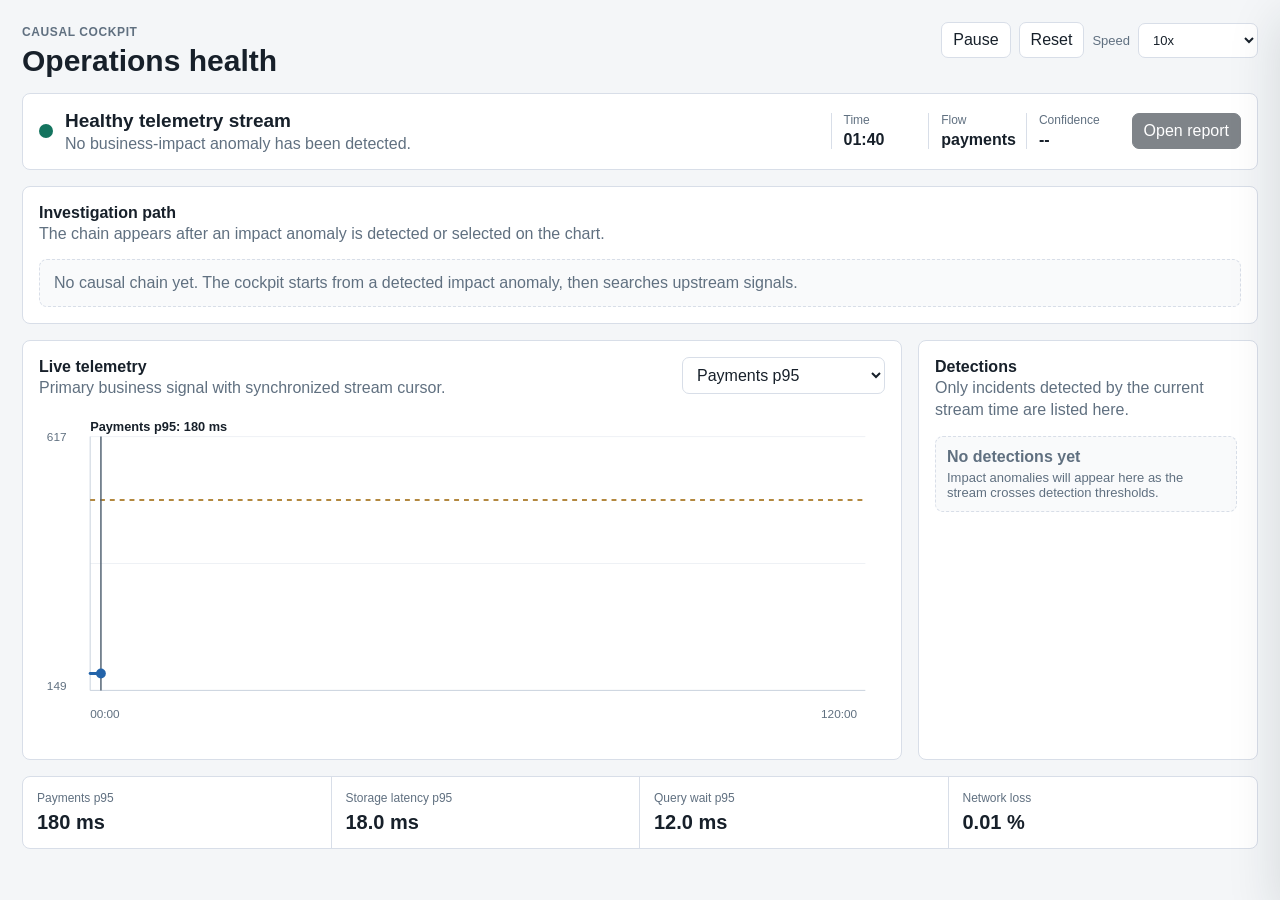
<file: web_cockpit/index.html>
<!doctype html>
<html lang="en">
<head>
  <meta charset="utf-8">
  <meta name="viewport" content="width=device-width, initial-scale=1">
  <title>Causal Cockpit</title>
  <link rel="stylesheet" href="app.css">
</head>
<body>
  <main class="shell">
    <header class="topbar">
      <div class="title">
        <span class="eyebrow">Causal Cockpit</span>
        <h1>Operations health</h1>
      </div>
      <div class="stream-control" aria-label="stream controls">
        <button id="playPause" type="button">Pause</button>
        <button id="resetStream" type="button">Reset</button>
        <label>
          Speed
          <select id="speed">
            <option value="900">1x</option>
            <option value="450">2x</option>
            <option value="180">5x</option>
            <option value="90" selected>10x</option>
          </select>
        </label>
      </div>
    </header>

    <section class="status-band" id="statusBand">
      <div class="status-main">
        <span class="status-dot" id="statusDot"></span>
        <div>
          <div class="status-label" id="statusLabel">Live stream active</div>
          <div class="status-subtitle" id="statusSubtitle">Waiting for anomalous evidence.</div>
        </div>
      </div>
      <div class="status-meta">
        <div><span>Time</span><strong id="clock">00:00</strong></div>
        <div><span>Flow</span><strong id="flowName">payments</strong></div>
        <div><span>Confidence</span><strong id="confidence">--</strong></div>
      </div>
      <button class="report-button" id="openReport" type="button" disabled>Open report</button>
    </section>

    <section class="causal-strip" aria-label="causal chain">
      <div class="panel-heading compact">
        <h2>Investigation path</h2>
        <p>The chain appears after an impact anomaly is detected or selected on the chart.</p>
      </div>
      <div class="chain" id="causalChain"></div>
    </section>

    <section class="workspace">
      <div class="live-panel">
        <div class="panel-heading">
          <div>
            <h2>Live telemetry</h2>
            <p id="chartCaption">Primary business signal with synchronized stream cursor.</p>
          </div>
          <select id="metricPicker" aria-label="metric"></select>
        </div>
        <div class="chart-frame">
          <svg id="liveChart" viewBox="0 0 860 320" role="img" aria-label="live telemetry chart"></svg>
        </div>
      </div>

      <aside class="detection-panel">
        <div class="panel-heading compact">
          <div>
            <h2>Detections</h2>
            <p>Only incidents detected by the current stream time are listed here.</p>
          </div>
        </div>
        <ol class="steps" id="detectionSteps"></ol>
      </aside>
    </section>

    <section class="metrics-strip" id="metricsStrip" aria-label="current metric values"></section>
  </main>

  <div class="drawer-backdrop" id="drawerBackdrop" hidden></div>
  <aside class="drawer" id="reportDrawer" aria-hidden="true">
    <div class="drawer-header">
      <div>
        <span class="eyebrow">Causal episode</span>
        <h2 id="reportTitle">Diagnosis report</h2>
      </div>
      <button id="closeReport" type="button">Close</button>
    </div>
    <nav class="tabs" aria-label="report sections">
      <button class="tab active" data-tab="diagnosis" type="button">Diagnosis</button>
      <button class="tab" data-tab="hypotheses" type="button">Hypotheses</button>
      <button class="tab" data-tab="evidence" type="button">Evidence</button>
      <button class="tab" data-tab="rejected" type="button">Rejected</button>
    </nav>
    <section class="tab-panel active" id="tab-diagnosis"></section>
    <section class="tab-panel" id="tab-hypotheses"></section>
    <section class="tab-panel" id="tab-evidence"></section>
    <section class="tab-panel" id="tab-rejected"></section>
  </aside>

  <script src="data.js"></script>
  <script src="app.js"></script>
</body>
</html>
</file>
<file: web_cockpit/app.css>
:root {
  --bg: #f4f6f8;
  --panel: #ffffff;
  --panel-muted: #f9fafb;
  --ink: #17202a;
  --muted: #607080;
  --line: #d8dee8;
  --ok: #14745f;
  --warn: #9a6100;
  --bad: #a12a2a;
  --blue: #2364aa;
  --shadow: 0 18px 50px rgba(23, 32, 42, 0.14);
}

* {
  box-sizing: border-box;
}

body {
  margin: 0;
  background: var(--bg);
  color: var(--ink);
  font-family: Inter, "Segoe UI", Arial, sans-serif;
}

button,
select {
  font: inherit;
}

button {
  border: 1px solid var(--line);
  border-radius: 7px;
  background: #fff;
  color: var(--ink);
  padding: 8px 11px;
  cursor: pointer;
}

button:disabled {
  cursor: not-allowed;
  opacity: 0.55;
}

select {
  min-width: 120px;
  border: 1px solid var(--line);
  border-radius: 7px;
  background: #fff;
  padding: 8px 10px;
  color: var(--ink);
}

.shell {
  max-width: 1280px;
  margin: 0 auto;
  padding: 22px;
}

.topbar {
  display: flex;
  justify-content: space-between;
  align-items: flex-start;
  gap: 18px;
  margin-bottom: 14px;
}

.eyebrow {
  color: var(--muted);
  font-size: 12px;
  font-weight: 700;
  letter-spacing: 0.05em;
  text-transform: uppercase;
}

h1,
h2,
p {
  margin: 0;
}

h1 {
  margin-top: 4px;
  font-size: 30px;
  line-height: 1.15;
}

h2 {
  font-size: 16px;
  line-height: 1.25;
}

p {
  color: var(--muted);
  line-height: 1.4;
}

.stream-control {
  display: flex;
  align-items: center;
  gap: 8px;
  flex-wrap: wrap;
  justify-content: flex-end;
}

.stream-control label {
  display: flex;
  align-items: center;
  gap: 8px;
  color: var(--muted);
  font-size: 13px;
}

.stream-control #detectorPicker {
  max-width: 250px;
}

.status-band {
  display: grid;
  grid-template-columns: minmax(260px, 1fr) auto auto;
  align-items: center;
  gap: 18px;
  background: var(--panel);
  border: 1px solid var(--line);
  border-radius: 8px;
  padding: 16px;
  margin-bottom: 16px;
}

.status-main {
  display: flex;
  min-width: 0;
  align-items: center;
  gap: 12px;
}

.status-dot {
  width: 14px;
  height: 14px;
  border-radius: 50%;
  background: var(--ok);
  flex: 0 0 auto;
}

.status-label {
  font-size: 19px;
  font-weight: 800;
  overflow-wrap: anywhere;
}

.status-subtitle {
  color: var(--muted);
  margin-top: 3px;
  overflow-wrap: anywhere;
}

.status-meta {
  display: grid;
  grid-template-columns: repeat(3, minmax(80px, 1fr));
  gap: 10px;
}

.status-meta div {
  min-width: 0;
  border-left: 1px solid var(--line);
  padding-left: 12px;
}

.status-meta span {
  display: block;
  color: var(--muted);
  font-size: 12px;
}

.status-meta strong {
  display: block;
  margin-top: 4px;
  overflow-wrap: anywhere;
}

.report-button {
  background: var(--ink);
  color: #fff;
  border-color: var(--ink);
  white-space: nowrap;
}

.workspace {
  display: grid;
  grid-template-columns: minmax(0, 1fr) 340px;
  gap: 16px;
}

.live-panel,
.detection-panel,
.metrics-strip,
.causal-strip {
  background: var(--panel);
  border: 1px solid var(--line);
  border-radius: 8px;
}

.live-panel,
.detection-panel,
.causal-strip {
  padding: 16px;
}

.causal-strip {
  margin-bottom: 16px;
}

.panel-heading {
  display: flex;
  align-items: flex-start;
  justify-content: space-between;
  gap: 12px;
  margin-bottom: 14px;
}

.panel-heading > div {
  min-width: 0;
}

.panel-heading.compact {
  display: block;
}

.chart-controls {
  display: flex;
  flex-wrap: wrap;
  justify-content: flex-end;
  gap: 8px;
}

.chart-range {
  margin: -4px 0 10px;
  color: var(--muted);
  font-size: 12px;
}

.chart-frame {
  position: relative;
  min-height: 330px;
  overflow: hidden;
  user-select: none;
  -webkit-user-select: none;
}

svg {
  display: block;
  width: 100%;
  height: auto;
  user-select: none;
  -webkit-user-select: none;
  touch-action: none;
}

.axis {
  stroke: #c8d2dd;
  stroke-width: 1;
}

.axis-title,
.tick-label {
  fill: #607080;
  font-size: 11px;
}

.grid-line {
  stroke: #eef1f5;
  stroke-width: 1;
}

.grid-line.vertical {
  stroke-dasharray: 2 5;
}

.plot-bg {
  fill: #fbfcfe;
}

.plot-hit {
  fill: transparent;
  cursor: crosshair;
}

.series {
  fill: none;
  stroke: var(--blue);
  stroke-width: 3;
  stroke-linejoin: round;
  stroke-linecap: round;
}

.threshold {
  stroke: var(--warn);
  stroke-width: 1.5;
  stroke-dasharray: 5 5;
}

.brush {
  fill: rgba(35, 100, 170, 0.16);
  stroke: rgba(35, 100, 170, 0.55);
  stroke-width: 1;
}

.chart-tooltip {
  position: fixed;
  z-index: 5;
  min-width: 170px;
  max-width: 220px;
  border: 1px solid var(--line);
  border-radius: 8px;
  background: #fff;
  box-shadow: 0 10px 30px rgba(23, 32, 42, 0.16);
  padding: 9px 10px;
  pointer-events: none;
}

.chart-tooltip strong,
.chart-tooltip span {
  display: block;
  overflow-wrap: anywhere;
}

.chart-tooltip span {
  margin-top: 4px;
  color: var(--muted);
  font-size: 12px;
}

.cursor {
  stroke: #526273;
  stroke-width: 1.5;
}

.cursor-dot {
  fill: var(--blue);
}

.incident-band {
  fill: rgba(161, 42, 42, 0.1);
}

.anomaly-line {
  stroke: var(--bad);
  stroke-width: 1.5;
  stroke-dasharray: 4 4;
  opacity: 0.85;
}

.anomaly-dot {
  fill: var(--bad);
  stroke: #fff;
  stroke-width: 2;
}

.anomaly-hit {
  fill: transparent;
  cursor: pointer;
}

.anomaly-label {
  fill: var(--bad);
  font-size: 11px;
  font-weight: 700;
  pointer-events: none;
}

.incident-marker {
  cursor: pointer;
}

.incident-marker.selected .anomaly-dot {
  fill: var(--blue);
  stroke: #fff;
  stroke-width: 3;
}

.incident-marker.selected .anomaly-line,
.incident-marker.selected .anomaly-label {
  stroke: var(--blue);
  fill: var(--blue);
}

.incident-marker.resolved .anomaly-dot,
.incident-marker.resolved .anomaly-line {
  opacity: 0.45;
}

.chain {
  display: grid;
  grid-template-columns: repeat(auto-fit, minmax(150px, 1fr));
  gap: 8px;
  margin-top: 12px;
}

.chain-empty {
  grid-column: 1 / -1;
  color: var(--muted);
  border: 1px dashed var(--line);
  border-radius: 8px;
  padding: 14px;
  background: var(--panel-muted);
  overflow-wrap: anywhere;
}

.chain-step {
  position: relative;
  min-width: 0;
  border: 1px solid var(--line);
  border-radius: 8px;
  padding: 12px;
  background: var(--panel-muted);
}

.chain-step::after {
  content: "";
  position: absolute;
  top: 50%;
  right: -9px;
  width: 9px;
  border-top: 2px solid var(--line);
}

.chain-step:last-child::after {
  display: none;
}

.chain-step span {
  display: block;
  color: var(--muted);
  font-size: 11px;
  font-weight: 700;
  letter-spacing: 0.04em;
  text-transform: uppercase;
}

.chain-step strong {
  display: block;
  margin-top: 6px;
  overflow-wrap: anywhere;
}

.chain-step small {
  display: block;
  margin-top: 6px;
  color: var(--muted);
}

.chain-step.done {
  border-color: rgba(20, 116, 95, 0.38);
  background: #f3fbf8;
}

.chain-step.preview {
  border-color: rgba(154, 97, 0, 0.45);
  background: #fff8ec;
}

.chain-step.active {
  border-color: rgba(154, 97, 0, 0.48);
  background: #fff8ec;
}

.steps {
  list-style: none;
  margin: 0;
  padding: 0;
  display: grid;
  gap: 10px;
  max-height: 360px;
  overflow-y: auto;
  padding-right: 4px;
}

.steps::-webkit-scrollbar {
  width: 8px;
}

.steps::-webkit-scrollbar-thumb {
  background: #c8d2dd;
  border-radius: 999px;
}

.step {
  border: 1px solid var(--line);
  border-radius: 8px;
  padding: 11px;
  background: var(--panel-muted);
  min-width: 0;
  cursor: default;
}

.step strong,
.step span {
  display: block;
  overflow-wrap: anywhere;
}

.step span {
  margin-top: 4px;
  color: var(--muted);
  font-size: 13px;
}

.step.done {
  border-color: rgba(20, 116, 95, 0.35);
  background: #f3fbf8;
  cursor: pointer;
}

.step.active {
  border-color: rgba(154, 97, 0, 0.45);
  background: #fff8ec;
}

.step.selected {
  border-color: rgba(35, 100, 170, 0.55);
  background: #f4f9ff;
  box-shadow: inset 3px 0 0 var(--blue);
}

.step.status-acknowledged {
  background: #fff8ec;
  border-color: rgba(154, 97, 0, 0.42);
}

.step.status-candidate {
  background: #f7f8fa;
  border-color: var(--line);
}

.step.status-active,
.step.status-open {
  background: #fff8ec;
  border-color: rgba(154, 97, 0, 0.45);
}

.step.status-recovering {
  background: #f4f9ff;
  border-color: rgba(35, 100, 170, 0.45);
}

.step.status-resolved,
.step.status-false_positive {
  background: #f7f8fa;
  border-color: var(--line);
  opacity: 0.82;
}

.step-head {
  display: flex;
  justify-content: space-between;
  align-items: flex-start;
  gap: 10px;
}

.investigation-mini {
  margin-top: 10px;
}

.investigation-mini span {
  color: var(--muted);
  font-size: 12px;
}

.investigation-mini div {
  height: 6px;
  margin-top: 5px;
  overflow: hidden;
  border-radius: 999px;
  background: #e8edf3;
}

.investigation-mini i {
  display: block;
  height: 100%;
  border-radius: inherit;
  background: var(--blue);
}

.step.empty {
  color: var(--muted);
  border-style: dashed;
  cursor: default;
}

.metrics-strip {
  display: grid;
  grid-template-columns: repeat(4, minmax(0, 1fr));
  gap: 0;
  margin-top: 16px;
  overflow: hidden;
}

.metric-card {
  padding: 14px;
  border-right: 1px solid var(--line);
  min-width: 0;
}

.metric-card:last-child {
  border-right: 0;
}

.metric-card span {
  display: block;
  color: var(--muted);
  font-size: 12px;
  overflow-wrap: anywhere;
}

.metric-card strong {
  display: block;
  margin-top: 6px;
  font-size: 20px;
  overflow-wrap: anywhere;
}

.metric-card.alert strong {
  color: var(--bad);
}

.drawer-backdrop {
  position: fixed;
  inset: 0;
  background: rgba(23, 32, 42, 0.22);
}

.drawer {
  position: fixed;
  top: 0;
  right: 0;
  width: min(620px, 100vw);
  height: 100vh;
  overflow: auto;
  background: #fff;
  box-shadow: var(--shadow);
  transform: translateX(100%);
  transition: transform 180ms ease;
  padding: 20px;
  z-index: 2;
}

.drawer.open {
  transform: translateX(0);
}

.drawer-header {
  display: flex;
  justify-content: space-between;
  gap: 12px;
  align-items: flex-start;
  margin-bottom: 16px;
}

.incident-actions {
  display: flex;
  flex-wrap: wrap;
  gap: 8px;
  margin-bottom: 14px;
}

.experiment-drawer {
  width: min(560px, 100vw);
}

.benchmark-grid {
  display: grid;
  grid-template-columns: repeat(2, minmax(0, 1fr));
  gap: 12px;
  margin-bottom: 14px;
}

.benchmark-grid label {
  display: grid;
  gap: 6px;
  color: var(--muted);
  font-size: 13px;
}

.benchmark-grid label:last-child {
  grid-column: 1 / -1;
}

.benchmark-grid input,
.benchmark-grid select {
  width: 100%;
}

.benchmark-grid span {
  font-size: 12px;
}

.benchmark-actions {
  display: flex;
  gap: 8px;
  margin-bottom: 14px;
}

.load-output pre {
  min-height: 120px;
  max-height: 220px;
  overflow: auto;
  margin: 0;
  padding: 12px;
  border: 1px solid var(--line);
  border-radius: 8px;
  background: #111827;
  color: #e5edf7;
  font: 12px/1.45 Consolas, "SFMono-Regular", monospace;
  white-space: pre-wrap;
}

.warning-block {
  border: 1px solid rgba(154, 97, 0, 0.35);
  border-radius: 8px;
  background: #fff8ec;
  color: var(--warn);
  padding: 12px;
  margin-bottom: 14px;
  line-height: 1.4;
}

.experiment-form {
  display: grid;
  gap: 10px;
  margin-bottom: 18px;
}

.experiment-form label {
  display: grid;
  gap: 6px;
  color: var(--muted);
  font-size: 13px;
}

.experiment-form input {
  width: 100%;
  border: 1px solid var(--line);
  border-radius: 7px;
  padding: 8px 10px;
  color: var(--ink);
  font: inherit;
}

.experiment-list {
  display: grid;
  gap: 10px;
  list-style: none;
  margin: 12px 0 0;
  padding: 0;
}

.experiment-item {
  display: grid;
  grid-template-columns: minmax(0, 1fr) auto;
  gap: 10px;
  align-items: center;
  border: 1px solid var(--line);
  border-radius: 8px;
  background: var(--panel-muted);
  padding: 11px;
}

.experiment-item strong,
.experiment-item span {
  display: block;
  overflow-wrap: anywhere;
}

.experiment-item span {
  margin-top: 4px;
  color: var(--muted);
  font-size: 13px;
}

.experiment-item.status-applied {
  border-color: rgba(154, 97, 0, 0.45);
  background: #fff8ec;
}

.experiment-item.status-rolled_back {
  opacity: 0.72;
}

.status-pill {
  display: inline-flex;
  align-items: center;
  min-height: 22px;
  border: 1px solid var(--line);
  border-radius: 999px;
  background: #fff;
  color: var(--muted);
  padding: 2px 8px;
  font-size: 12px;
  font-weight: 700;
  white-space: nowrap;
}

.tabs {
  display: flex;
  gap: 6px;
  border-bottom: 1px solid var(--line);
  margin-bottom: 16px;
}

.tab {
  border: 0;
  border-bottom: 3px solid transparent;
  border-radius: 0;
  padding: 10px 8px;
}

.tab.active {
  border-bottom-color: var(--blue);
  color: var(--blue);
  font-weight: 700;
}

.tab-panel {
  display: none;
}

.tab-panel.active {
  display: block;
}

.report-block {
  border: 1px solid var(--line);
  border-radius: 8px;
  padding: 14px;
  margin-bottom: 12px;
}

.report-block strong {
  display: block;
  margin-bottom: 5px;
  overflow-wrap: anywhere;
}

.ai-verdict {
  border-color: rgba(35, 100, 170, 0.35);
  background: #f4f9ff;
}

.ai-verdict.pending {
  background: #fff;
}

.ai-verdict-head {
  display: flex;
  justify-content: space-between;
  gap: 12px;
  align-items: flex-start;
  margin-bottom: 8px;
}

.ai-verdict-head h3 {
  margin: 4px 0 0;
  font-size: 16px;
  line-height: 1.25;
  overflow-wrap: anywhere;
}

.ai-root-cause {
  margin: 8px 0 12px;
  color: var(--ink);
  line-height: 1.45;
}

.ai-section {
  margin-top: 10px;
}

.ai-chain {
  display: grid;
  gap: 7px;
  list-style: none;
  margin: 8px 0 12px;
  padding: 0;
}

.ai-chain li {
  display: grid;
  grid-template-columns: 92px minmax(0, 1fr);
  gap: 10px;
  align-items: start;
  border: 1px solid rgba(35, 100, 170, 0.18);
  border-radius: 7px;
  background: rgba(255, 255, 255, 0.72);
  padding: 8px 10px;
}

.ai-chain span {
  color: var(--muted);
  font-size: 11px;
  font-weight: 800;
  text-transform: uppercase;
  overflow-wrap: anywhere;
}

.ai-chain p {
  margin: 0;
  font-size: 13px;
  line-height: 1.4;
  overflow-wrap: anywhere;
}

.ai-evidence-grid {
  display: grid;
  grid-template-columns: repeat(2, minmax(0, 1fr));
  gap: 12px;
  margin-top: 10px;
}

.visual-evidence {
  margin: 10px 0 0;
}

.visual-status {
  margin: 4px 0 8px;
  color: var(--muted);
  font-size: 12px;
}

.visual-evidence img {
  display: block;
  width: 100%;
  border: 1px solid var(--line);
  border-radius: 7px;
  background: #fff;
}

.visual-evidence figcaption {
  margin-top: 6px;
  color: var(--muted);
  font-size: 12px;
  line-height: 1.35;
}

.incident-chat {
  border-top: 1px solid var(--line);
  padding-top: 12px;
}

.chat-status {
  color: var(--muted);
  font-size: 12px;
  font-weight: 700;
}

.chat-messages {
  display: grid;
  gap: 8px;
  max-height: 260px;
  overflow-y: auto;
  padding: 8px 2px;
}

.chat-message {
  border: 1px solid var(--line);
  border-radius: 8px;
  padding: 9px 10px;
  background: #fff;
}

.chat-message.user {
  border-color: rgba(35, 100, 170, 0.3);
  background: #f4f9ff;
}

.chat-message strong {
  display: block;
  margin-bottom: 4px;
  font-size: 12px;
  text-transform: uppercase;
  color: var(--muted);
}

.chat-markdown p {
  margin: 0;
  white-space: pre-wrap;
  overflow-wrap: anywhere;
  line-height: 1.42;
}

.chat-markdown p + p,
.chat-markdown ul + p,
.chat-markdown pre + p {
  margin-top: 8px;
}

.chat-markdown ul {
  margin: 6px 0 0 18px;
  padding: 0;
}

.chat-markdown li {
  margin: 3px 0;
  line-height: 1.4;
}

.chat-markdown h4 {
  margin: 8px 0 5px;
  font-size: 13px;
  line-height: 1.3;
}

.chat-markdown code {
  border: 1px solid var(--line);
  border-radius: 5px;
  background: #f7f9fc;
  padding: 1px 4px;
  font-family: ui-monospace, SFMono-Regular, Menlo, Consolas, monospace;
  font-size: 12px;
}

.chat-markdown pre {
  overflow-x: auto;
  border: 1px solid var(--line);
  border-radius: 7px;
  background: #f7f9fc;
  padding: 8px;
  margin: 7px 0 0;
}

.chat-markdown pre code {
  border: 0;
  padding: 0;
  background: transparent;
}

.chat-message span,
.chat-empty {
  color: var(--muted);
  font-size: 12px;
}

.chat-form {
  display: grid;
  gap: 8px;
  margin-top: 8px;
}

.chat-form textarea {
  width: 100%;
  min-height: 72px;
  resize: vertical;
  border: 1px solid var(--line);
  border-radius: 8px;
  padding: 9px 10px;
  font: inherit;
}

.chat-form button {
  justify-self: end;
}

.report-block-head {
  display: flex;
  align-items: center;
  justify-content: space-between;
  gap: 10px;
  margin-bottom: 8px;
}

.report-block-head strong {
  margin-bottom: 0;
}

.report-block-head button {
  padding: 5px 8px;
  font-size: 12px;
}

.investigation-header {
  display: flex;
  align-items: center;
  justify-content: space-between;
  gap: 14px;
}

.investigation-header > div {
  min-width: 0;
}

.investigation-header strong {
  margin-top: 8px;
  font-size: 16px;
}

.progress-ring {
  --progress: 0%;
  position: relative;
  display: grid;
  place-items: center;
  width: 64px;
  height: 64px;
  flex: 0 0 auto;
  background: conic-gradient(var(--blue) var(--progress), #d8e8f8 0);
  border-radius: 50%;
  color: var(--blue);
  font-weight: 800;
}

.progress-ring::before {
  content: "";
  position: absolute;
  inset: 7px;
  background: #fff;
  border-radius: 50%;
}

.progress-ring span {
  position: relative;
  z-index: 1;
}

.investigation-list {
  list-style: none;
  display: grid;
  gap: 8px;
  margin: 14px 0 0;
  padding: 0;
}

.investigation-step {
  display: grid;
  grid-template-columns: 94px minmax(0, 1fr);
  gap: 10px;
  align-items: start;
  padding: 10px;
  border: 1px solid var(--line);
  border-radius: 8px;
  background: var(--panel-muted);
}

.investigation-step.done {
  border-color: rgba(20, 116, 95, 0.35);
  background: #f3fbf8;
}

.investigation-step.running {
  border-color: rgba(35, 100, 170, 0.45);
  background: #f4f9ff;
}

.investigation-step strong {
  margin-bottom: 4px;
}

.next-actions {
  margin: 0;
  padding-left: 18px;
  color: var(--muted);
  line-height: 1.55;
}

.ops-list {
  list-style: none;
  display: grid;
  gap: 8px;
  margin: 0;
  padding: 0;
  max-height: 260px;
  overflow-y: auto;
  padding-right: 4px;
}

.ops-list::-webkit-scrollbar {
  width: 8px;
}

.ops-list::-webkit-scrollbar-thumb {
  background: #c8d2dd;
  border-radius: 999px;
}

.ops-list li {
  border: 1px solid var(--line);
  border-radius: 8px;
  background: var(--panel-muted);
  padding: 10px;
}

.ops-list strong,
.ops-list span {
  display: block;
  overflow-wrap: anywhere;
}

.ops-list span {
  color: var(--muted);
  font-size: 13px;
  margin-top: 4px;
}

.ops-summary {
  margin-top: 8px;
  font-size: 12px;
}

.report-table {
  width: 100%;
  border-collapse: collapse;
  font-size: 14px;
}

.report-table th,
.report-table td {
  border-bottom: 1px solid var(--line);
  padding: 9px 6px;
  text-align: left;
  vertical-align: top;
  overflow-wrap: anywhere;
}

.report-table th {
  color: var(--muted);
  font-size: 12px;
  text-transform: uppercase;
}

.hypothesis-list {
  display: grid;
  gap: 10px;
}

.hypothesis {
  border: 1px solid var(--line);
  border-radius: 8px;
  padding: 12px;
  cursor: pointer;
}

.hypothesis.selected {
  border-color: rgba(35, 100, 170, 0.55);
  background: #f4f9ff;
}

.hypothesis.primary .hypothesis-head strong::after {
  content: " selected";
  color: var(--blue);
  font-size: 12px;
  font-weight: 700;
}

.hypothesis-head {
  display: flex;
  justify-content: space-between;
  gap: 10px;
  margin-bottom: 7px;
}

.hypothesis-head strong,
.hypothesis p {
  overflow-wrap: anywhere;
}

.state-ok .status-dot {
  background: var(--ok);
}

.state-warn .status-dot {
  background: var(--warn);
}

.state-bad .status-dot {
  background: var(--bad);
}

@media (max-width: 980px) {
  .shell {
    padding: 14px;
  }

  .topbar,
  .panel-heading {
    display: grid;
  }

  .status-band,
  .workspace,
  .metrics-strip,
  .chain {
    grid-template-columns: 1fr;
  }

  .chain-step::after {
    display: none;
  }

  .ai-verdict-head,
  .ai-evidence-grid,
  .ai-chain li {
    grid-template-columns: 1fr;
  }

  .status-meta {
    grid-template-columns: repeat(3, minmax(0, 1fr));
  }

  .investigation-step {
    grid-template-columns: 1fr;
  }

  .metric-card {
    border-right: 0;
    border-bottom: 1px solid var(--line);
  }
}

@media (max-width: 560px) {
  h1 {
    font-size: 24px;
  }

  .status-meta {
    grid-template-columns: 1fr;
  }

  .status-meta div {
    border-left: 0;
    padding-left: 0;
  }
}
</file>
